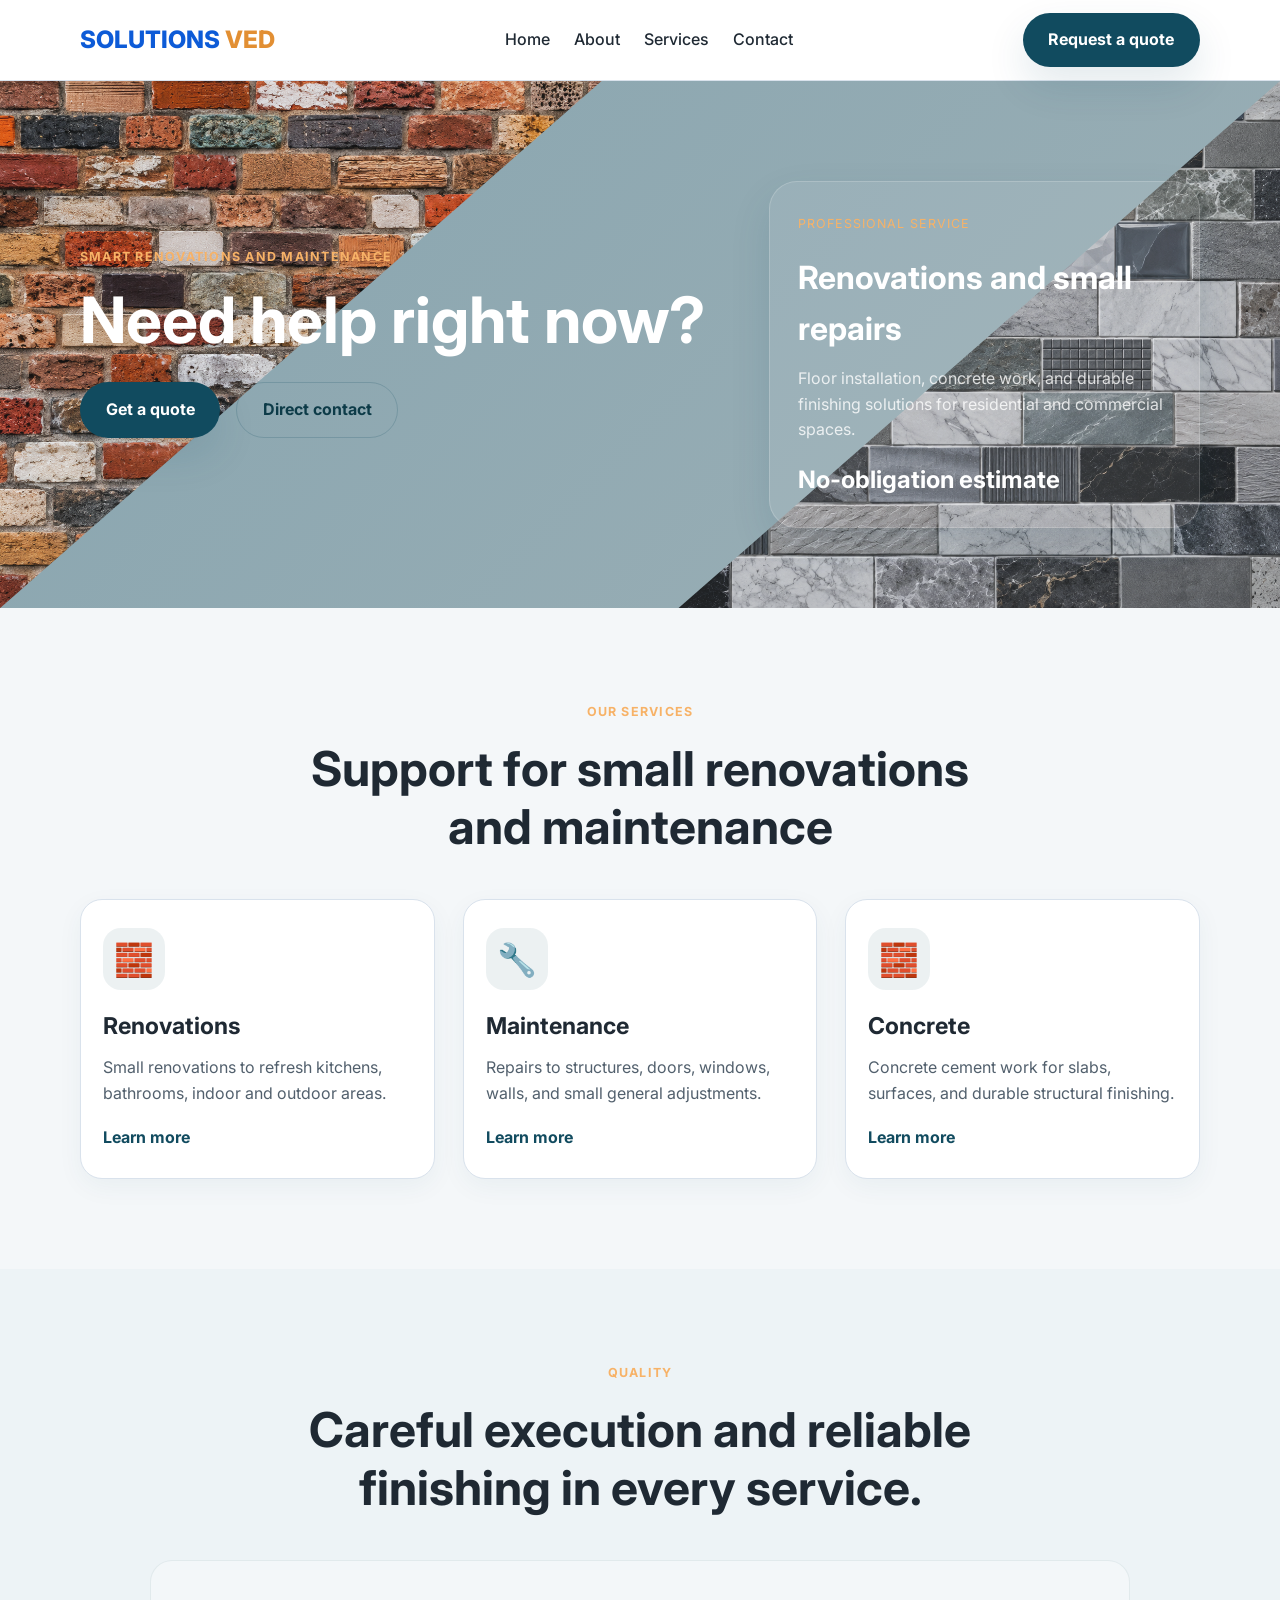
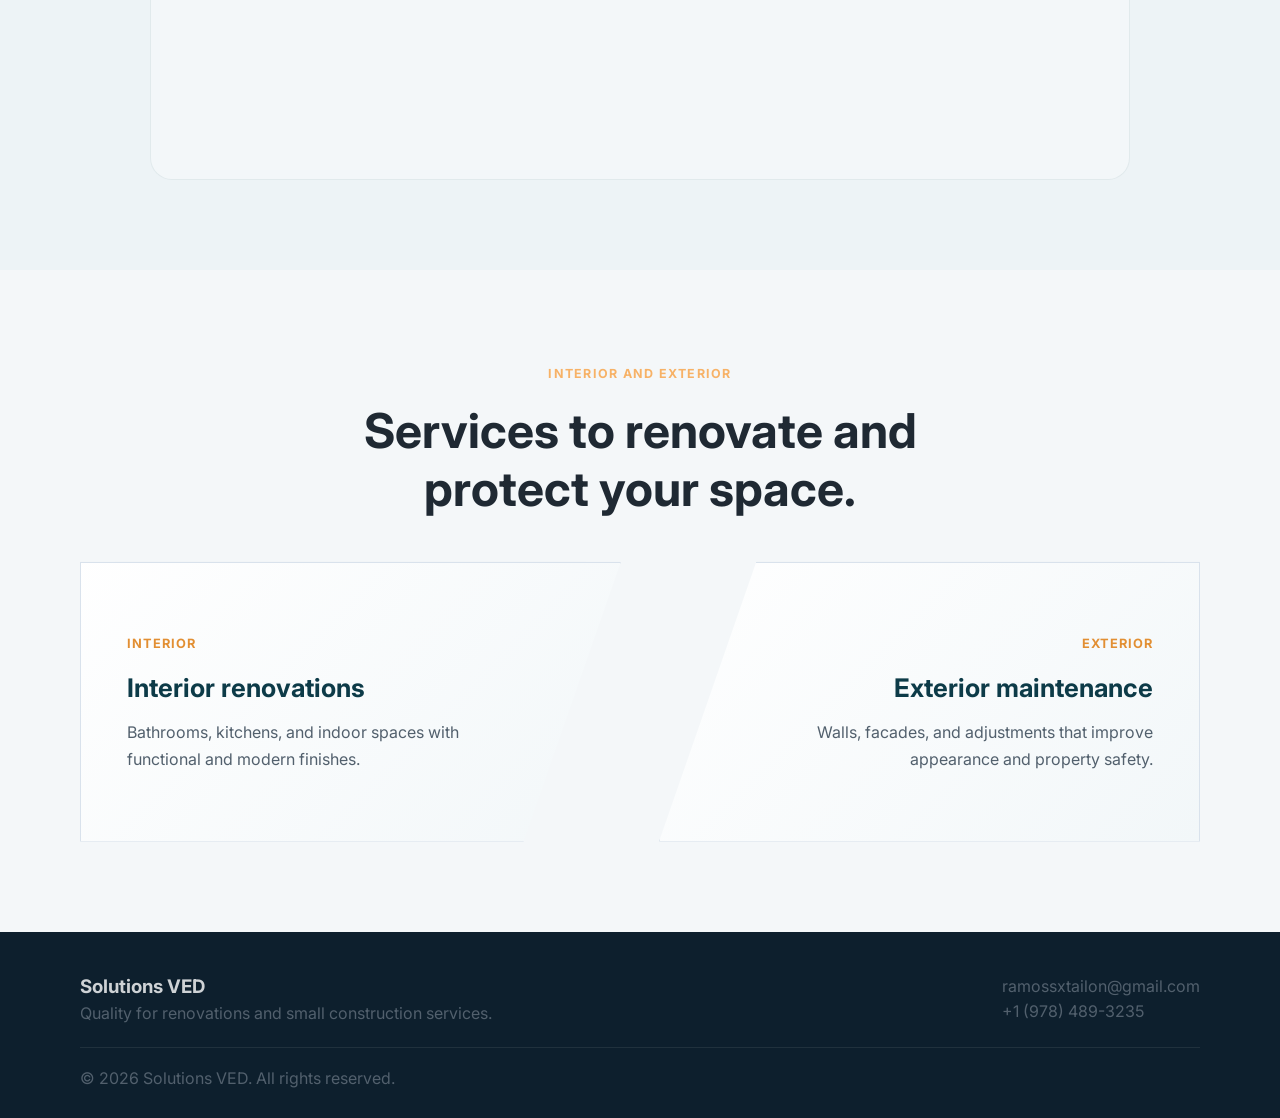
<file: index.html>
<!DOCTYPE html>
<html lang="en-US">
  <head>
    <meta charset="UTF-8" />
    <meta name="viewport" content="width=device-width, initial-scale=1.0" />
    <title>Solutions VED</title>
    <meta
      name="description"
      content="Construction, renovation, and maintenance services for small residential and commercial projects."
    />
    <link rel="preconnect" href="https://fonts.googleapis.com" />
    <link rel="preconnect" href="https://fonts.gstatic.com" crossorigin />
    <link
      href="https://fonts.googleapis.com/css2?family=Inter:wght@400;500;600;700;800&display=swap"
      rel="stylesheet"
    />
    <link rel="stylesheet" href="assets/css/style.css" />
  </head>
  <body>
    <header class="site-header">
      <div class="container nav-wrap">
        <a href="index.html" class="logo"><span class="logo-solutions">SOLUTIONS</span> <span class="logo-ved">VED</span></a>
        <nav class="main-nav">
          <a href="index.html">Home</a>
          <a href="pages/about.html">About</a>
          <a href="pages/services.html">Services</a>
          <a href="pages/contact.html">Contact</a>
        </nav>
        <a href="pages/contact.html#quote-form" class="btn btn-primary">Request a quote</a>
      </div>
    </header>

    <main>
      <section class="hero">
        <div class="container hero-grid">
          <div class="hero-copy">
            <span class="eyebrow">Smart renovations and maintenance</span>
            <h1>Need help right now?</h1>
            <div class="hero-actions">
              <a href="pages/contact.html#quote-form" class="btn btn-primary">Get a quote</a>
              <a href="pages/contact.html" class="btn btn-secondary">Direct contact</a>
            </div>
          </div>
          <div class="hero-visual">
            <div class="card card-highlight">
              <span>Professional service</span>
              <h3>Renovations and small repairs</h3>
              <p>Floor installation, concrete work, and durable finishing solutions for residential and commercial spaces.</p>
              <strong>No-obligation estimate</strong>
            </div>
          </div>
        </div>
      </section>

      <section class="section container">
        <div class="section-header">
          <span class="eyebrow">Our services</span>
          <h2>Support for small renovations and maintenance</h2>
        </div>
        <div class="category-grid">
          <article class="category-card">
            <div class="icon">🧱</div>
            <h3>Renovations</h3>
            <p>Small renovations to refresh kitchens, bathrooms, indoor and outdoor areas.</p>
            <a href="pages/services.html">Learn more</a>
          </article>
          <article class="category-card">
            <div class="icon">🔧</div>
            <h3>Maintenance</h3>
            <p>Repairs to structures, doors, windows, walls, and small general adjustments.</p>
            <a href="pages/services.html">Learn more</a>
          </article>
          <article class="category-card">
            <div class="icon">🧱</div>
            <h3>Concrete</h3>
            <p>Concrete cement work for slabs, surfaces, and durable structural finishing.</p>
            <a href="pages/services.html">Learn more</a>
          </article>
        </div>
      </section>

      <section class="section alt-bg">
        <div class="container">
          <div class="section-header">
            <span class="eyebrow">Quality</span>
            <h2>Careful execution and reliable finishing in every service.</h2>
          </div>
          <div class="quality-panel"></div>
        </div>
      </section>

      <section class="section container">
        <div class="section-header">
          <span class="eyebrow">Interior and exterior</span>
          <h2>Services to renovate and protect your space.</h2>
        </div>
        <div class="split-tabs">
          <article class="split-card split-card-left">
            <div class="split-card-inner">
              <span>Interior</span>
              <h3>Interior renovations</h3>
              <p>Bathrooms, kitchens, and indoor spaces with functional and modern finishes.</p>
            </div>
          </article>
          <article class="split-card split-card-right">
            <div class="split-card-inner">
              <span>Exterior</span>
              <h3>Exterior maintenance</h3>
              <p>Walls, facades, and adjustments that improve appearance and property safety.</p>
            </div>
          </article>
        </div>
      </section>
    </main>

    <footer class="site-footer">
      <div class="container footer-wrap">
        <div>
          <h3>Solutions VED</h3>
          <p>Quality for renovations and small construction services.</p>
        </div>
        <div>
          <p>ramossxtailon@gmail.com</p>
          <p>+1 (978) 489-3235</p>
        </div>
      </div>
      <div class="container footer-bottom">
        <p>© <span id="year"></span> Solutions VED. All rights reserved.</p>
      </div>
    </footer>

    <script src="assets/js/script.js"></script>
  </body>
</html>
</file>
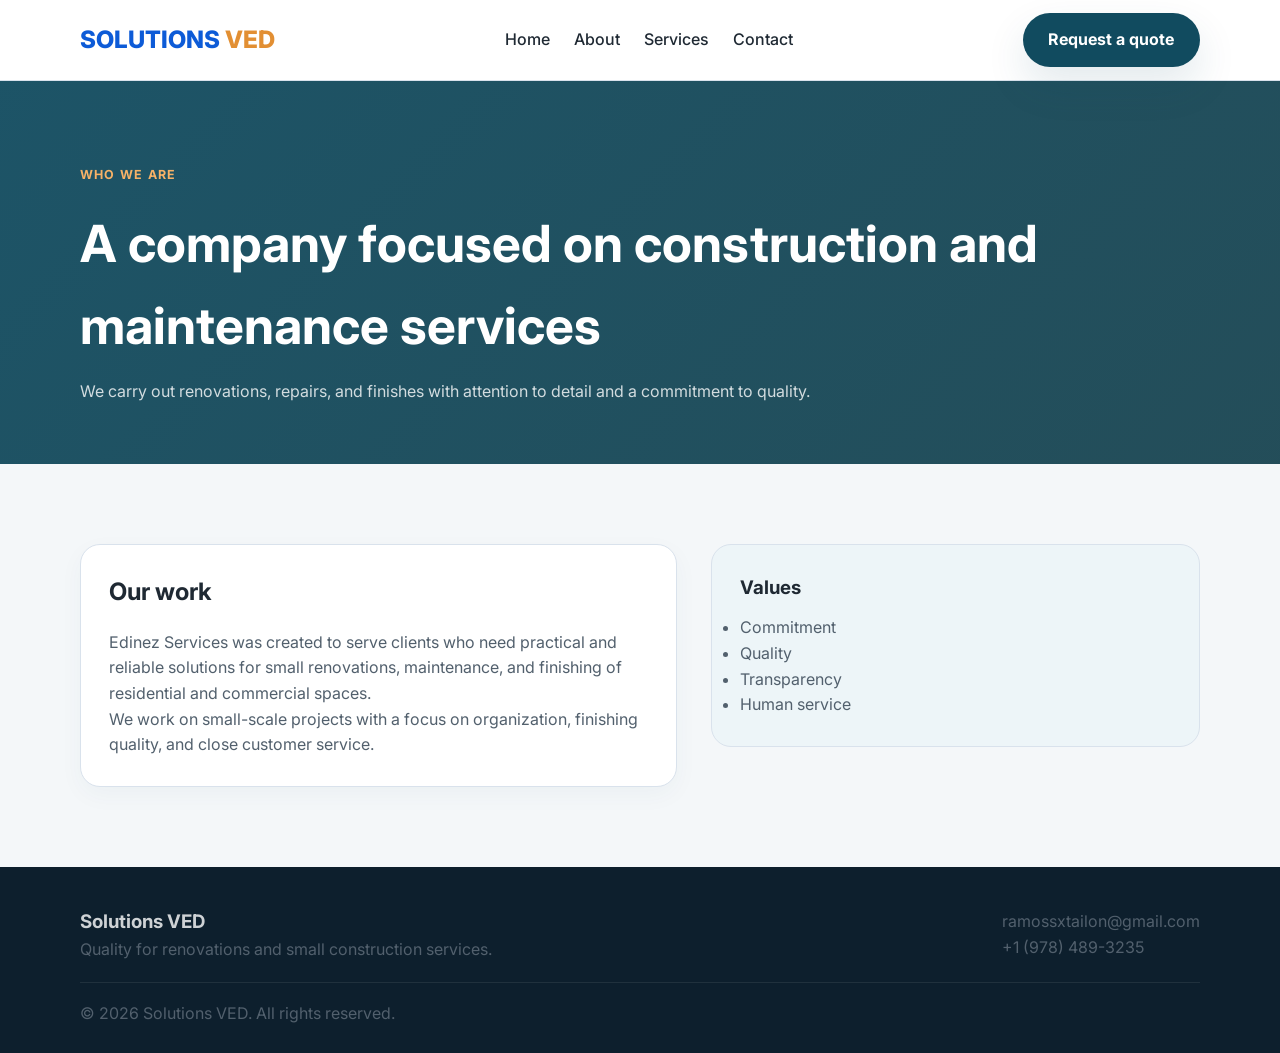
<file: pages/about.html>
<!DOCTYPE html>
<html lang="en-US">
  <head>
    <meta charset="UTF-8" />
    <meta name="viewport" content="width=device-width, initial-scale=1.0" />
    <title>About | Edinez Services</title>
    <meta name="description" content="Learn about Edinez Services and our work in renovations and small construction services." />
    <link rel="preconnect" href="https://fonts.googleapis.com" />
    <link rel="preconnect" href="https://fonts.gstatic.com" crossorigin />
    <link
      href="https://fonts.googleapis.com/css2?family=Inter:wght@400;500;600;700;800&display=swap"
      rel="stylesheet"
    />
    <link rel="stylesheet" href="../assets/css/style.css" />
  </head>
  <body>
    <header class="site-header">
      <div class="container nav-wrap">
        <a href="../index.html" class="logo"><span class="logo-solutions">SOLUTIONS</span> <span class="logo-ved">VED</span></a>
        <nav class="main-nav">
          <a href="../index.html">Home</a>
          <a href="about.html">About</a>
          <a href="services.html">Services</a>
          <a href="contact.html">Contact</a>
        </nav>
        <a href="contact.html#quote-form" class="btn btn-primary">Request a quote</a>
      </div>
    </header>

    <main>
      <section class="page-banner">
        <div class="container">
          <span class="eyebrow">Who we are</span>
          <h1>A company focused on construction and maintenance services</h1>
          <p>We carry out renovations, repairs, and finishes with attention to detail and a commitment to quality.</p>
        </div>
      </section>

      <section class="page-content">
        <div class="container content-grid">
          <div class="content-card">
            <h3>Our work</h3>
            <p>
              Edinez Services was created to serve clients who need practical and reliable solutions for small renovations,
              maintenance, and finishing of residential and commercial spaces.
            </p>
            <p>
              We work on small-scale projects with a focus on organization, finishing quality, and close customer service.
            </p>
          </div>

          <aside class="info-box">
            <h3>Values</h3>
            <ul>
              <li>Commitment</li>
              <li>Quality</li>
              <li>Transparency</li>
              <li>Human service</li>
            </ul>
          </aside>
        </div>
      </section>
    </main>

    <footer class="site-footer">
      <div class="container footer-wrap">
        <div>
          <h3>Solutions VED</h3>
          <p>Quality for renovations and small construction services.</p>
        </div>
        <div>
          <p>ramossxtailon@gmail.com</p>
          <p>+1 (978) 489-3235</p>
        </div>
      </div>
      <div class="container footer-bottom">
        <p>© <span id="year"></span> Solutions VED. All rights reserved.</p>
      </div>
    </footer>

    <script src="../assets/js/script.js"></script>
  </body>
</html>
</file>
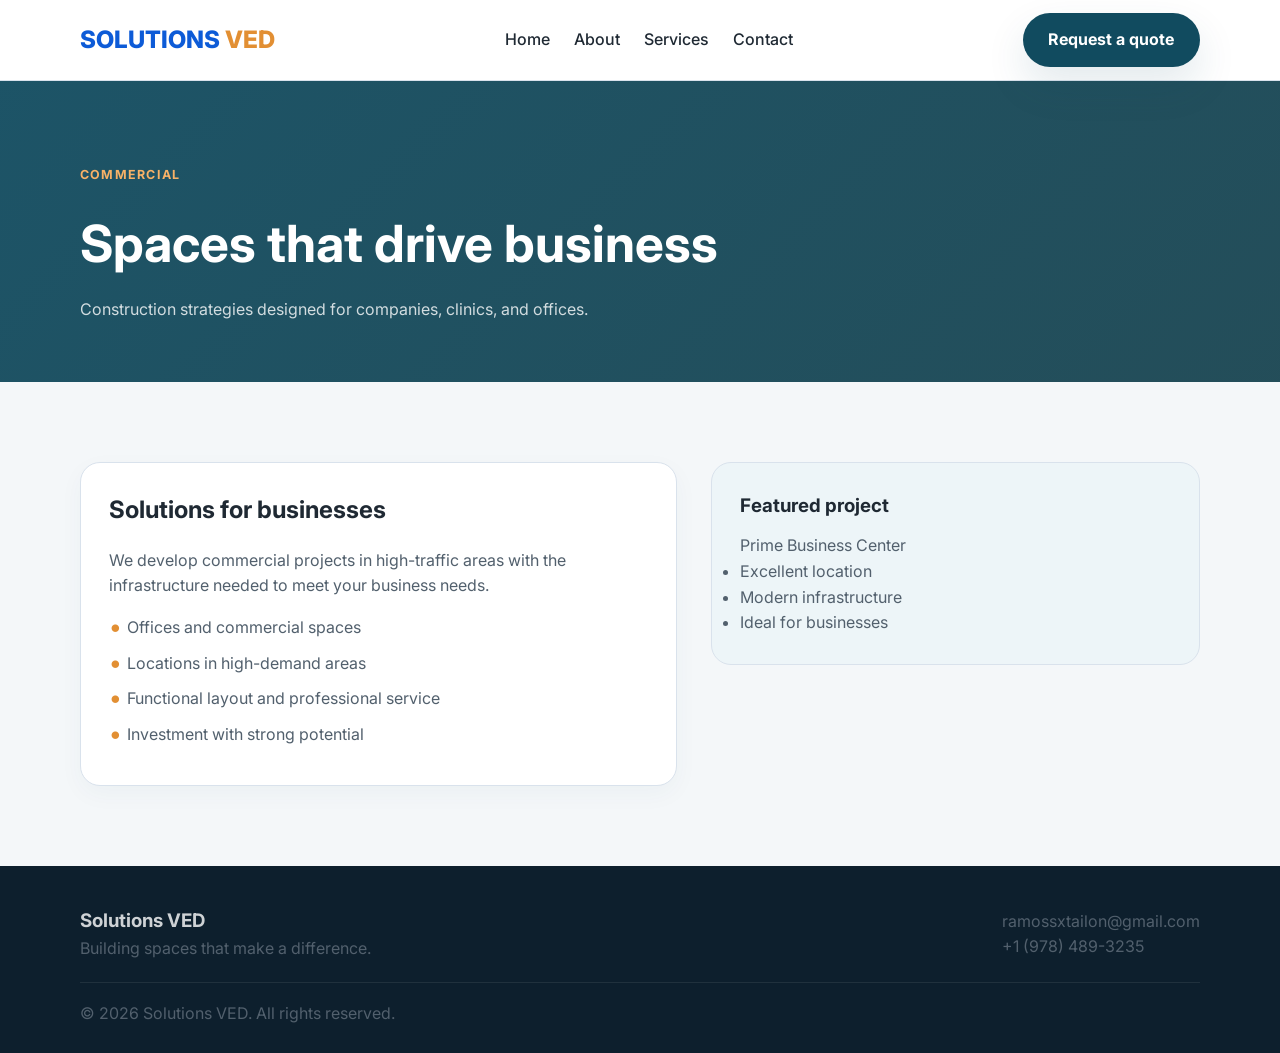
<file: pages/commercial.html>
<!DOCTYPE html>
<html lang="en-US">
  <head>
    <meta charset="UTF-8" />
    <meta name="viewport" content="width=device-width, initial-scale=1.0" />
    <title>Commercial | Edinez Construction</title>
    <meta name="description" content="Commercial developments from Edinez Construction." />
    <link rel="preconnect" href="https://fonts.googleapis.com" />
    <link rel="preconnect" href="https://fonts.gstatic.com" crossorigin />
    <link
      href="https://fonts.googleapis.com/css2?family=Inter:wght@400;500;600;700;800&display=swap"
      rel="stylesheet"
    />
    <link rel="stylesheet" href="../assets/css/style.css" />
  </head>
  <body>
    <header class="site-header">
      <div class="container nav-wrap">
        <a href="../index.html" class="logo"><span class="logo-solutions">SOLUTIONS</span> <span class="logo-ved">VED</span></a>
        <nav class="main-nav">
          <a href="../index.html">Home</a>
          <a href="about.html">About</a>
          <a href="services.html">Services</a>
          <a href="contact.html">Contact</a>
        </nav>
        <a href="contact.html#quote-form" class="btn btn-primary">Request a quote</a>
      </div>
    </header>

    <main>
      <section class="page-banner">
        <div class="container">
          <span class="eyebrow">Commercial</span>
          <h1>Spaces that drive business</h1>
          <p>Construction strategies designed for companies, clinics, and offices.</p>
        </div>
      </section>

      <section class="page-content">
        <div class="container content-grid">
          <div class="content-card">
            <h3>Solutions for businesses</h3>
            <p>
              We develop commercial projects in high-traffic areas with the infrastructure
              needed to meet your business needs.
            </p>
            <ul>
              <li>Offices and commercial spaces</li>
              <li>Locations in high-demand areas</li>
              <li>Functional layout and professional service</li>
              <li>Investment with strong potential</li>
            </ul>
          </div>

          <aside class="info-box">
            <h3>Featured project</h3>
            <p>Prime Business Center</p>
            <ul>
              <li>Excellent location</li>
              <li>Modern infrastructure</li>
              <li>Ideal for businesses</li>
            </ul>
          </aside>
        </div>
      </section>
    </main>

    <footer class="site-footer">
      <div class="container footer-wrap">
        <div>
          <h3>Solutions VED</h3>
          <p>Building spaces that make a difference.</p>
        </div>
        <div>
          <p>ramossxtailon@gmail.com</p>
          <p>+1 (978) 489-3235</p>
        </div>
      </div>
      <div class="container footer-bottom">
        <p>© <span id="year"></span> Solutions VED. All rights reserved.</p>
      </div>
    </footer>

    <script src="../assets/js/script.js"></script>
  </body>
</html>
</file>
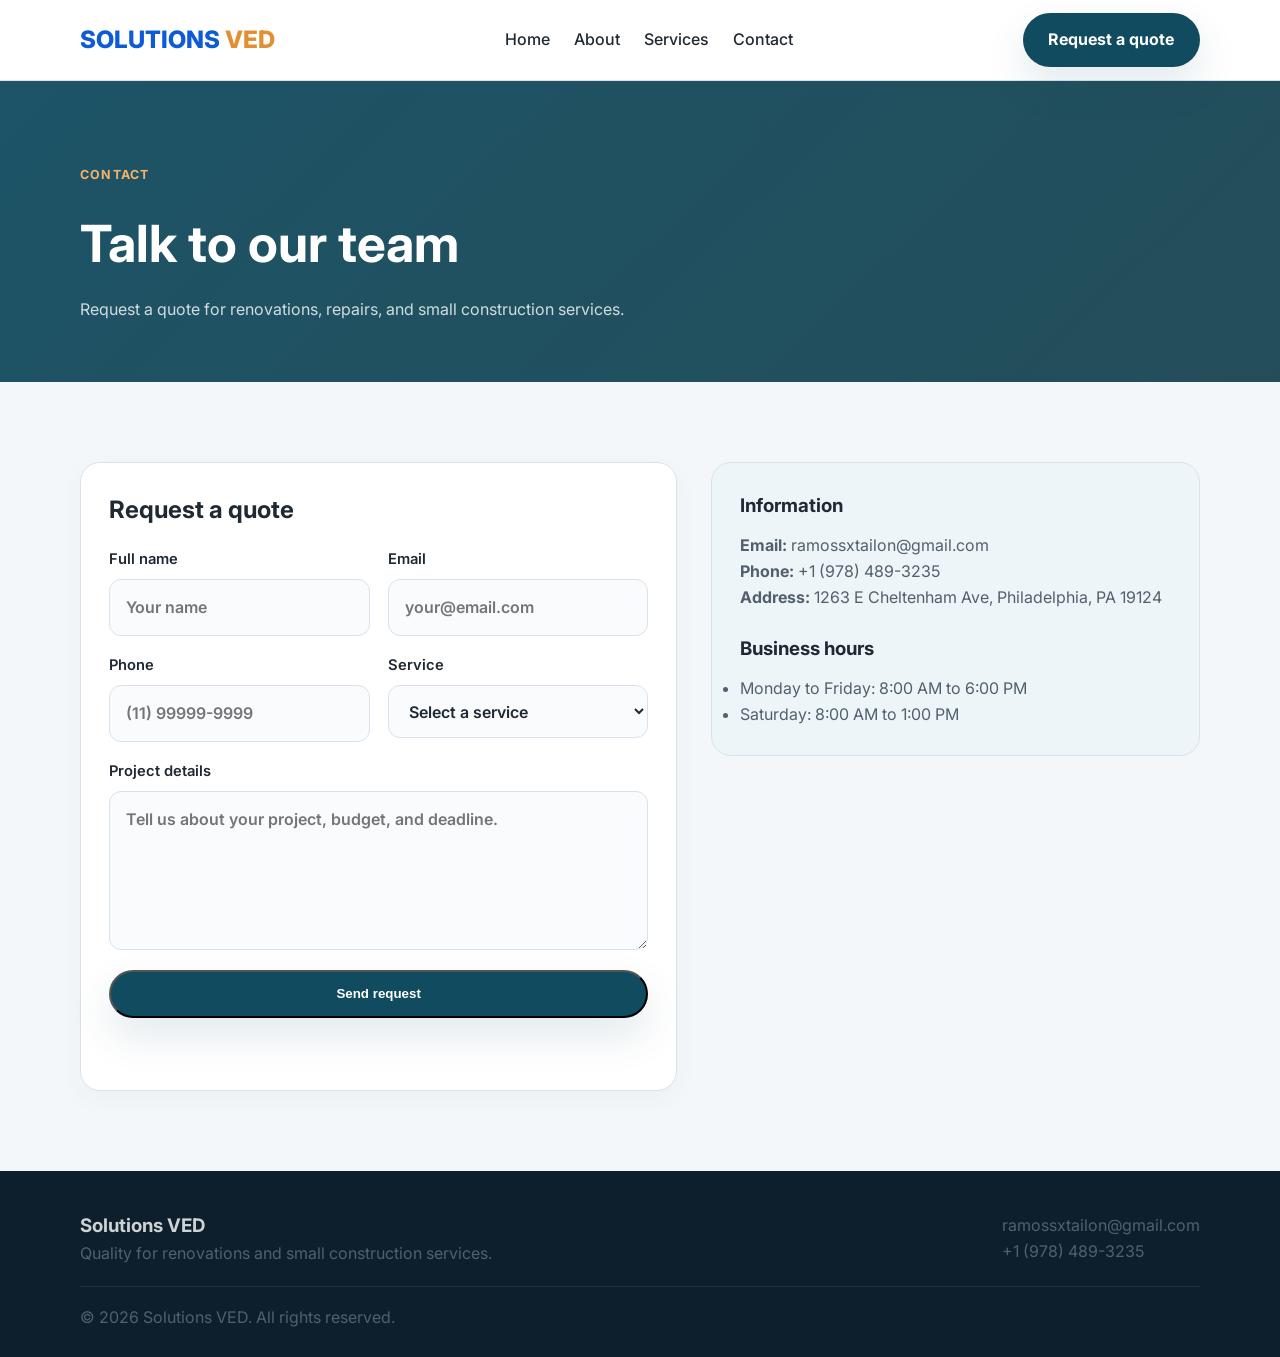
<file: pages/contact.html>
<!DOCTYPE html>
<html lang="en-US">
  <head>
    <meta charset="UTF-8" />
    <meta name="viewport" content="width=device-width, initial-scale=1.0" />
    <title>Contact | Solutions VED</title>
    <meta name="description" content="Get in touch with Solutions VED for renovations and small construction services." />
    <link rel="preconnect" href="https://fonts.googleapis.com" />
    <link rel="preconnect" href="https://fonts.gstatic.com" crossorigin />
    <link
      href="https://fonts.googleapis.com/css2?family=Inter:wght@400;500;600;700;800&display=swap"
      rel="stylesheet"
    />
    <link rel="stylesheet" href="../assets/css/style.css" />
  </head>
  <body>
    <header class="site-header">
      <div class="container nav-wrap">
        <a href="../index.html" class="logo"><span class="logo-solutions">SOLUTIONS</span> <span class="logo-ved">VED</span></a>
        <nav class="main-nav">
          <a href="../index.html">Home</a>
          <a href="about.html">About</a>
          <a href="services.html">Services</a>
          <a href="contact.html">Contact</a>
        </nav>
        <a href="contact.html#quote-form" class="btn btn-primary">Request a quote</a>
      </div>
    </header>

    <main>
      <section class="page-banner">
        <div class="container">
          <span class="eyebrow">Contact</span>
          <h1>Talk to our team</h1>
          <p>Request a quote for renovations, repairs, and small construction services.</p>
        </div>
      </section>

      <section class="page-content">
        <div class="container content-grid">
          <div class="content-card quote-form-card">
            <h3>Request a quote</h3>
            <form id="quote-form" class="quote-form">
              <div class="form-grid">
                <label class="form-field">
                  <span>Full name</span>
                  <input type="text" name="name" placeholder="Your name" required />
                </label>

                <label class="form-field">
                  <span>Email</span>
                  <input type="email" name="email" placeholder="your@email.com" required />
                </label>

                <label class="form-field">
                  <span>Phone</span>
                  <input type="tel" name="phone" placeholder="(11) 99999-9999" required />
                </label>

                <label class="form-field">
                  <span>Service</span>
                  <select name="service" required>
                    <option value="">Select a service</option>
                    <option value="Renovation">Renovation</option>
                    <option value="Maintenance">Maintenance</option>
                    <option value="Floor installation">Floor installation</option>
                    <option value="Concrete cement work">Concrete cement work</option>
                    <option value="General project">General project</option>
                  </select>
                </label>

                <label class="form-field full-width">
                  <span>Project details</span>
                  <textarea name="message" rows="5" placeholder="Tell us about your project, budget, and deadline." required></textarea>
                </label>
              </div>

              <button type="submit" class="btn btn-primary">Send request</button>
              <p id="quote-status" class="quote-status" aria-live="polite"></p>
            </form>
          </div>

          <aside class="info-box">
            <h3>Information</h3>
            <p><strong>Email:</strong> ramossxtailon@gmail.com</p>
            <p><strong>Phone:</strong> +1 (978) 489-3235</p>
            <p><strong>Address:</strong> 1263 E Cheltenham Ave, Philadelphia, PA 19124</p>
            <div class="hours-box">
              <h3>Business hours</h3>
              <ul>
                <li>Monday to Friday: 8:00 AM to 6:00 PM</li>
                <li>Saturday: 8:00 AM to 1:00 PM</li>
              </ul>
            </div>
          </aside>
        </div>
      </section>
    </main>

    <footer class="site-footer">
      <div class="container footer-wrap">
        <div>
          <h3>Solutions VED</h3>
          <p>Quality for renovations and small construction services.</p>
        </div>
        <div>
          <p>ramossxtailon@gmail.com</p>
          <p>+1 (978) 489-3235</p>
        </div>
      </div>
      <div class="container footer-bottom">
        <p>© <span id="year"></span> Solutions VED. All rights reserved.</p>
      </div>
    </footer>

    <script src="../assets/js/script.js"></script>
  </body>
</html>
</file>
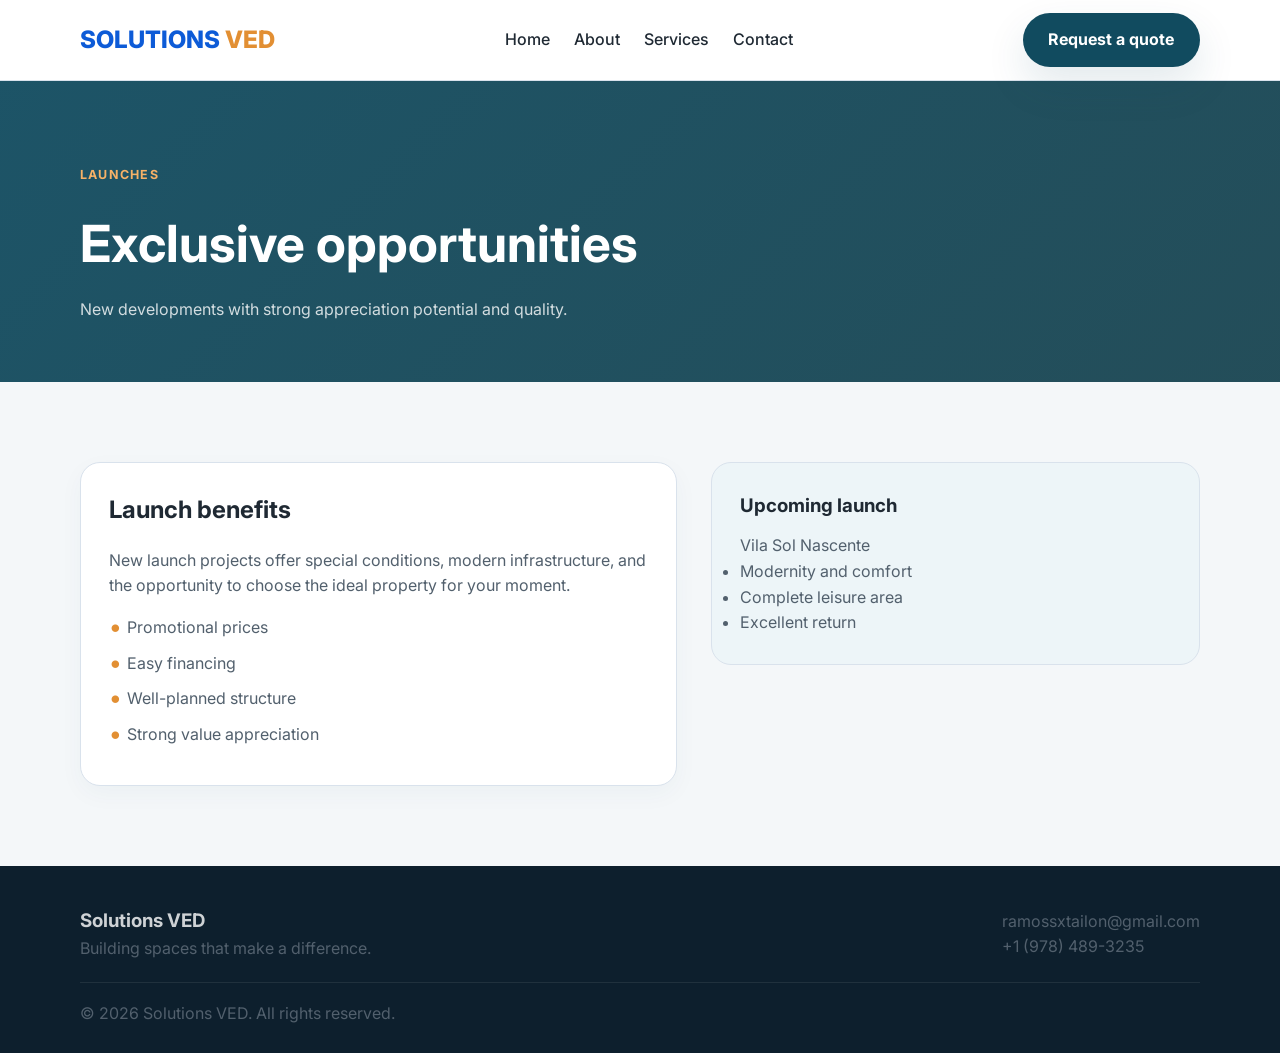
<file: pages/launches.html>
<!DOCTYPE html>
<html lang="en-US">
  <head>
    <meta charset="UTF-8" />
    <meta name="viewport" content="width=device-width, initial-scale=1.0" />
    <title>Launches | Edinez Construction</title>
    <meta name="description" content="Edinez Construction launches." />
    <link rel="preconnect" href="https://fonts.googleapis.com" />
    <link rel="preconnect" href="https://fonts.gstatic.com" crossorigin />
    <link
      href="https://fonts.googleapis.com/css2?family=Inter:wght@400;500;600;700;800&display=swap"
      rel="stylesheet"
    />
    <link rel="stylesheet" href="../assets/css/style.css" />
  </head>
  <body>
    <header class="site-header">
      <div class="container nav-wrap">
        <a href="../index.html" class="logo"><span class="logo-solutions">SOLUTIONS</span> <span class="logo-ved">VED</span></a>
        <nav class="main-nav">
          <a href="../index.html">Home</a>
          <a href="about.html">About</a>
          <a href="services.html">Services</a>
          <a href="contact.html">Contact</a>
        </nav>
        <a href="contact.html#quote-form" class="btn btn-primary">Request a quote</a>
      </div>
    </header>

    <main>
      <section class="page-banner">
        <div class="container">
          <span class="eyebrow">Launches</span>
          <h1>Exclusive opportunities</h1>
          <p>New developments with strong appreciation potential and quality.</p>
        </div>
      </section>

      <section class="page-content">
        <div class="container content-grid">
          <div class="content-card">
            <h3>Launch benefits</h3>
            <p>
              New launch projects offer special conditions, modern infrastructure, and the
              opportunity to choose the ideal property for your moment.
            </p>
            <ul>
              <li>Promotional prices</li>
              <li>Easy financing</li>
              <li>Well-planned structure</li>
              <li>Strong value appreciation</li>
            </ul>
          </div>

          <aside class="info-box">
            <h3>Upcoming launch</h3>
            <p>Vila Sol Nascente</p>
            <ul>
              <li>Modernity and comfort</li>
              <li>Complete leisure area</li>
              <li>Excellent return</li>
            </ul>
          </aside>
        </div>
      </section>
    </main>

    <footer class="site-footer">
      <div class="container footer-wrap">
        <div>
          <h3>Solutions VED</h3>
          <p>Building spaces that make a difference.</p>
        </div>
        <div>
          <p>ramossxtailon@gmail.com</p>
          <p>+1 (978) 489-3235</p>
        </div>
      </div>
      <div class="container footer-bottom">
        <p>© <span id="year"></span> Solutions VED. All rights reserved.</p>
      </div>
    </footer>

    <script src="../assets/js/script.js"></script>
  </body>
</html>
</file>
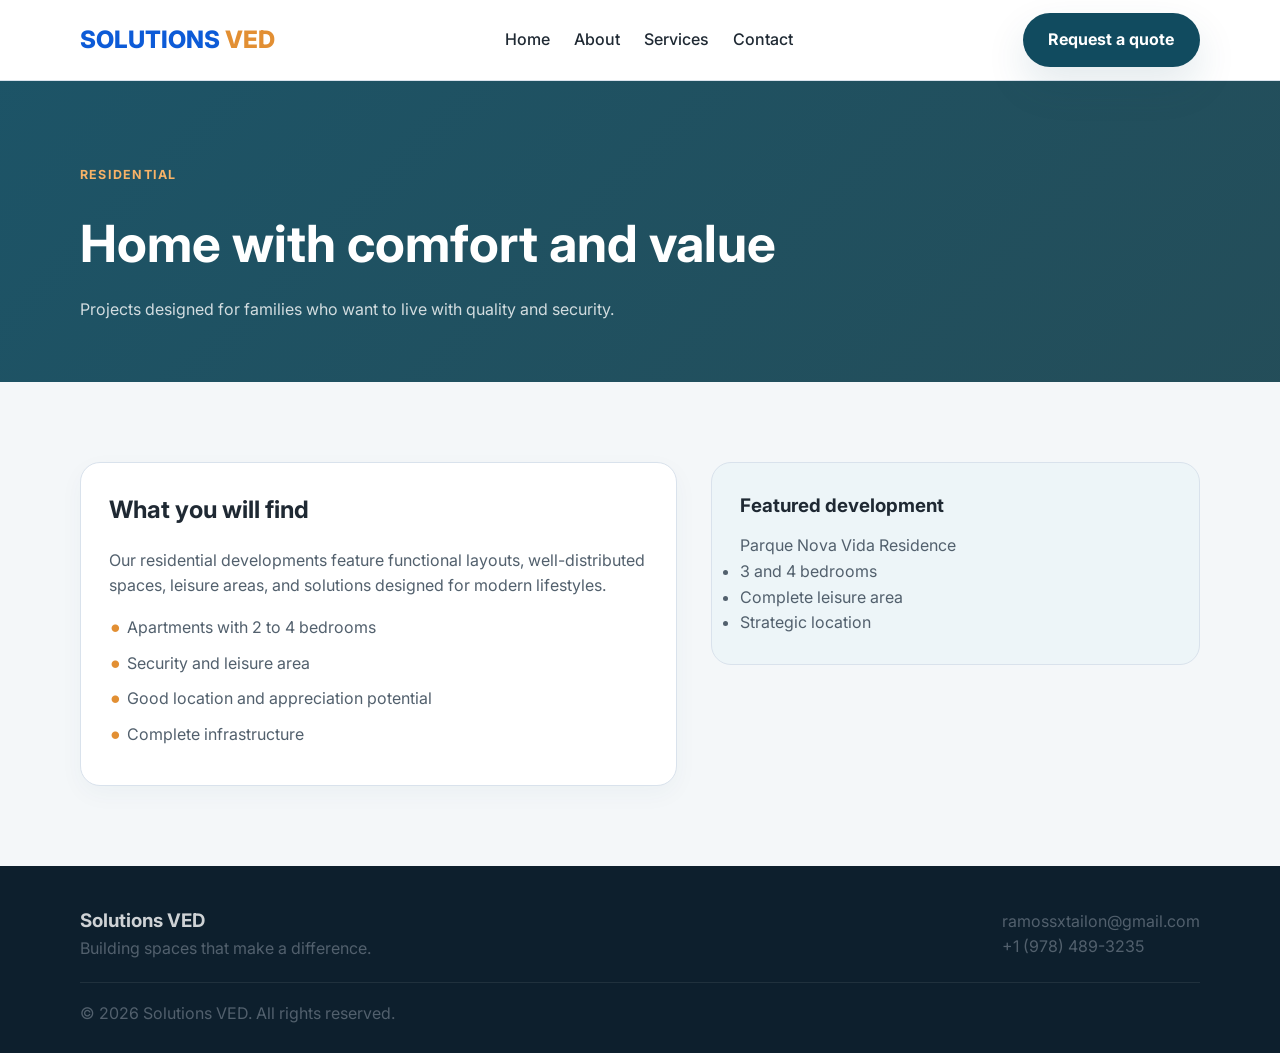
<file: pages/residential.html>
<!DOCTYPE html>
<html lang="en-US">
  <head>
    <meta charset="UTF-8" />
    <meta name="viewport" content="width=device-width, initial-scale=1.0" />
    <title>Residential | Edinez Construction</title>
    <meta name="description" content="Residential properties from Edinez Construction." />
    <link rel="preconnect" href="https://fonts.googleapis.com" />
    <link rel="preconnect" href="https://fonts.gstatic.com" crossorigin />
    <link
      href="https://fonts.googleapis.com/css2?family=Inter:wght@400;500;600;700;800&display=swap"
      rel="stylesheet"
    />
    <link rel="stylesheet" href="../assets/css/style.css" />
  </head>
  <body>
    <header class="site-header">
      <div class="container nav-wrap">
        <a href="../index.html" class="logo"><span class="logo-solutions">SOLUTIONS</span> <span class="logo-ved">VED</span></a>
        <nav class="main-nav">
          <a href="../index.html">Home</a>
          <a href="about.html">About</a>
          <a href="services.html">Services</a>
          <a href="contact.html">Contact</a>
        </nav>
        <a href="contact.html#quote-form" class="btn btn-primary">Request a quote</a>
      </div>
    </header>

    <main>
      <section class="page-banner">
        <div class="container">
          <span class="eyebrow">Residential</span>
          <h1>Home with comfort and value</h1>
          <p>Projects designed for families who want to live with quality and security.</p>
        </div>
      </section>

      <section class="page-content">
        <div class="container content-grid">
          <div class="content-card">
            <h3>What you will find</h3>
            <p>
              Our residential developments feature functional layouts, well-distributed spaces,
              leisure areas, and solutions designed for modern lifestyles.
            </p>
            <ul>
              <li>Apartments with 2 to 4 bedrooms</li>
              <li>Security and leisure area</li>
              <li>Good location and appreciation potential</li>
              <li>Complete infrastructure</li>
            </ul>
          </div>

          <aside class="info-box">
            <h3>Featured development</h3>
            <p>Parque Nova Vida Residence</p>
            <ul>
              <li>3 and 4 bedrooms</li>
              <li>Complete leisure area</li>
              <li>Strategic location</li>
            </ul>
          </aside>
        </div>
      </section>
    </main>

    <footer class="site-footer">
      <div class="container footer-wrap">
        <div>
          <h3>Solutions VED</h3>
          <p>Building spaces that make a difference.</p>
        </div>
        <div>
          <p>ramossxtailon@gmail.com</p>
          <p>+1 (978) 489-3235</p>
        </div>
      </div>
      <div class="container footer-bottom">
        <p>© <span id="year"></span> Solutions VED. All rights reserved.</p>
      </div>
    </footer>

    <script src="../assets/js/script.js"></script>
  </body>
</html>
</file>
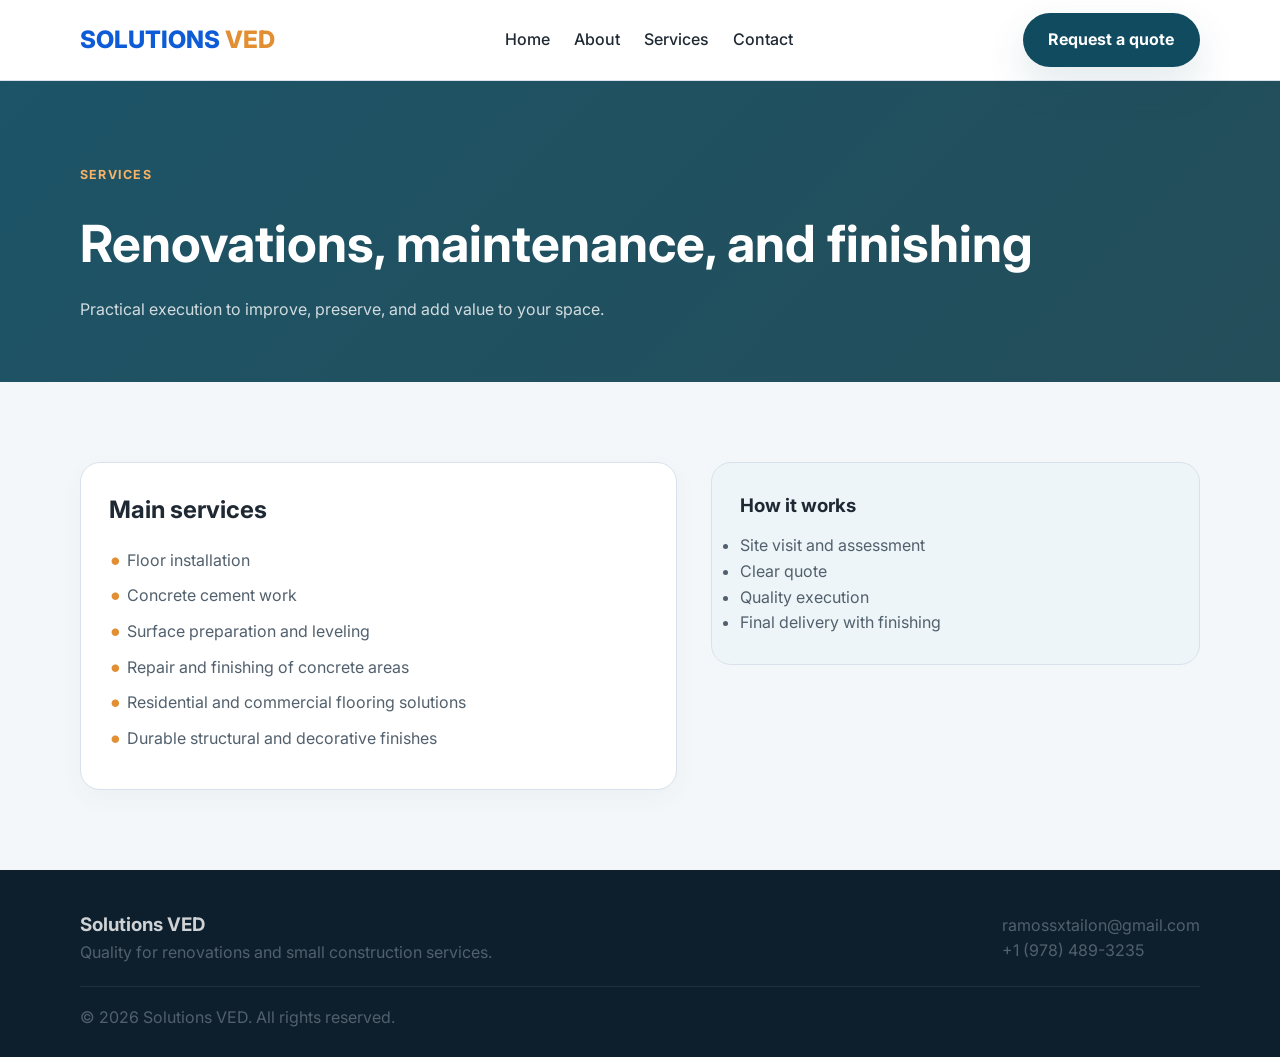
<file: pages/services.html>
<!DOCTYPE html>
<html lang="en-US">
  <head>
    <meta charset="UTF-8" />
    <meta name="viewport" content="width=device-width, initial-scale=1.0" />
    <title>Services | Edinez Services</title>
    <meta name="description" content="Renovation, maintenance, and small construction services by Edinez Services." />
    <link rel="preconnect" href="https://fonts.googleapis.com" />
    <link rel="preconnect" href="https://fonts.gstatic.com" crossorigin />
    <link
      href="https://fonts.googleapis.com/css2?family=Inter:wght@400;500;600;700;800&display=swap"
      rel="stylesheet"
    />
    <link rel="stylesheet" href="../assets/css/style.css" />
  </head>
  <body>
    <header class="site-header">
      <div class="container nav-wrap">
        <a href="../index.html" class="logo"><span class="logo-solutions">SOLUTIONS</span> <span class="logo-ved">VED</span></a>
        <nav class="main-nav">
          <a href="../index.html">Home</a>
          <a href="about.html">About</a>
          <a href="services.html">Services</a>
          <a href="contact.html">Contact</a>
        </nav>
        <a href="contact.html#quote-form" class="btn btn-primary">Request a quote</a>
      </div>
    </header>

    <main>
      <section class="page-banner">
        <div class="container">
          <span class="eyebrow">Services</span>
          <h1>Renovations, maintenance, and finishing</h1>
          <p>Practical execution to improve, preserve, and add value to your space.</p>
        </div>
      </section>

      <section class="page-content">
        <div class="container content-grid">
          <div class="content-card">
            <h3>Main services</h3>
            <ul>
              <li>Floor installation</li>
              <li>Concrete cement work</li>
              <li>Surface preparation and leveling</li>
              <li>Repair and finishing of concrete areas</li>
              <li>Residential and commercial flooring solutions</li>
              <li>Durable structural and decorative finishes</li>
            </ul>
          </div>

          <aside class="info-box">
            <h3>How it works</h3>
            <ul>
              <li>Site visit and assessment</li>
              <li>Clear quote</li>
              <li>Quality execution</li>
              <li>Final delivery with finishing</li>
            </ul>
          </aside>
        </div>
      </section>
    </main>

    <footer class="site-footer">
      <div class="container footer-wrap">
        <div>
          <h3>Solutions VED</h3>
          <p>Quality for renovations and small construction services.</p>
        </div>
        <div>
          <p>ramossxtailon@gmail.com</p>
          <p>+1 (978) 489-3235</p>
        </div>
      </div>
      <div class="container footer-bottom">
        <p>© <span id="year"></span> Solutions VED. All rights reserved.</p>
      </div>
    </footer>

    <script src="../assets/js/script.js"></script>
  </body>
</html>
</file>
<file: assets/css/style.css>
:root {
  --color-primary: #114b5f;
  --color-primary-dark: #0d3b48;
  --color-accent: #f7b267;
  --color-accent-dark: #e28f33;
  --color-text: #1f2933;
  --color-muted: #52606d;
  --color-bg: #f4f7f9;
  --color-white: #ffffff;
  --color-line: #d9e2ec;
  --shadow: 0 18px 40px rgba(17, 75, 95, 0.12);
}

* {
  margin: 0;
  padding: 0;
  box-sizing: border-box;
}

html {
  scroll-behavior: smooth;
}

body {
  font-family: "Inter", sans-serif;
  background: var(--color-bg);
  color: var(--color-text);
  line-height: 1.6;
}

p {
  color: var(--color-muted);
}

a {
  text-decoration: none;
}

img {
  max-width: 100%;
  display: block;
}

.container {
  width: min(1120px, 90vw);
  margin: 0 auto;
}

.section {
  padding: 90px 0;
}

.alt-bg {
  background: #edf3f6;
}

.site-header {
  position: sticky;
  top: 0;
  z-index: 20;
  background: rgba(255, 255, 255, 0.94);
  backdrop-filter: blur(12px);
  border-bottom: 1px solid var(--color-line);
}

.nav-wrap {
  display: flex;
  align-items: center;
  justify-content: space-between;
  min-height: 80px;
  gap: 24px;
}

.logo {
  font-size: 1.5rem;
  font-weight: 800;
  color: var(--color-primary-dark);
}

.logo-solutions {
  color: #0d5bd7;
}

.logo-ved {
  color: var(--color-accent-dark);
}

.main-nav {
  display: flex;
  align-items: center;
  gap: 24px;
  flex-wrap: wrap;
}

.main-nav a {
  color: var(--color-text);
  font-weight: 500;
  transition: color 0.2s ease;
}

.main-nav a:hover,
.main-nav a:focus {
  color: var(--color-primary);
}

.btn {
  display: inline-flex;
  align-items: center;
  justify-content: center;
  border-radius: 999px;
  padding: 0.9rem 1.6rem;
  font-weight: 700;
  transition: all 0.2s ease;
}

.btn-primary {
  background: var(--color-primary);
  color: var(--color-white);
  box-shadow: var(--shadow);
}

.btn-primary:hover {
  background: var(--color-primary-dark);
}

.btn-secondary {
  background: transparent;
  border: 1px solid rgba(17, 75, 95, 0.2);
  color: var(--color-primary-dark);
}

.hero {
  position: relative;
  overflow: hidden;
  background: linear-gradient(135deg, rgba(17, 75, 95, 0.48), rgba(13, 59, 72, 0.38));
  color: var(--color-white);
  padding: 100px 0 80px;
}

.hero::before,
.hero::after {
  content: "";
  position: absolute;
  top: 0;
  width: 47%;
  height: 100%;
  background-repeat: no-repeat;
  background-size: cover;
  background-position: center;
  opacity: 0.9;
  z-index: 0;
}

.hero::before {
  left: 0;
  background-image: url("../../image/home1.png");
  clip-path: polygon(0 0, 100% 0, 0 100%);
}

.hero::after {
  right: 0;
  background-image: url("../../image/home2.png");
  clip-path: polygon(100% 0, 100% 100%, 0 100%);
}

.hero-grid {
  position: relative;
  z-index: 1;
  display: grid;
  grid-template-columns: 1.2fr 0.8fr;
  align-items: center;
  gap: 42px;
}

.eyebrow {
  display: inline-block;
  letter-spacing: 0.1em;
  text-transform: uppercase;
  font-size: 0.78rem;
  font-weight: 700;
  color: var(--color-accent);
  margin-bottom: 18px;
}

.hero-copy h1 {
  font-size: clamp(2.5rem, 5vw, 4.2rem);
  line-height: 1.08;
  margin-bottom: 18px;
}

.hero-copy p {
  font-size: 1.08rem;
  color: rgba(255, 255, 255, 0.8);
  max-width: 580px;
}

.hero-actions {
  display: flex;
  gap: 16px;
  margin: 28px 0;
  flex-wrap: wrap;
}

.hero-stats {
  display: flex;
  flex-wrap: wrap;
  gap: 34px;
  list-style: none;
  padding: 0;
  margin-top: 18px;
}

.hero-stats li {
  display: flex;
  flex-direction: column;
  gap: 4px;
}

.hero-stats strong {
  font-size: 1.7rem;
  color: var(--color-white);
}

.hero-stats span {
  color: rgba(255, 255, 255, 0.7);
  font-size: 0.92rem;
}

.hero-visual {
  display: flex;
  justify-content: center;
}

.card-highlight {
  width: min(440px, 100%);
  background: rgba(255, 255, 255, 0.08);
  border: 1px solid rgba(255, 255, 255, 0.18);
  border-radius: 28px;
  padding: 28px;
  box-shadow: var(--shadow);
}

.card-highlight span {
  color: var(--color-accent);
  font-size: 0.78rem;
  text-transform: uppercase;
  letter-spacing: 0.08em;
}

.card-highlight h3 {
  margin-top: 16px;
  margin-bottom: 12px;
  font-size: 2rem;
}

.card-highlight p {
  color: rgba(255, 255, 255, 0.8);
  margin-bottom: 18px;
}

.card-highlight strong {
  font-size: 1.5rem;
  color: var(--color-white);
}

.section-header {
  text-align: center;
  max-width: 700px;
  margin: 0 auto 44px;
}

.section-header h2 {
  font-size: clamp(2rem, 4vw, 3rem);
  line-height: 1.2;
}

.category-grid,
.features-grid,
.project-grid {
  display: grid;
  gap: 28px;
}

.category-grid {
  grid-template-columns: repeat(3, minmax(0, 1fr));
}

.category-card,
.feature-item,
.project-card {
  background: var(--color-white);
  border: 1px solid var(--color-line);
  border-radius: 22px;
  overflow: hidden;
  box-shadow: 0 8px 26px rgba(17, 75, 95, 0.05);
}

.category-card {
  padding: 28px 22px;
}

.icon {
  width: 62px;
  height: 62px;
  border-radius: 18px;
  display: grid;
  place-items: center;
  background: rgba(17, 75, 95, 0.08);
  font-size: 2rem;
  margin-bottom: 18px;
}

.category-card h3 {
  margin-bottom: 10px;
  font-size: 1.45rem;
}

.category-card p {
  color: var(--color-muted);
  margin-bottom: 18px;
}

.category-card a {
  color: var(--color-primary);
  font-weight: 700;
}

.features-grid {
  grid-template-columns: repeat(3, minmax(0, 1fr));
}

.feature-item {
  padding: 34px 24px;
}

.feature-item h3 {
  margin-bottom: 14px;
}

.feature-item p {
  color: var(--color-muted);
}

.quality-panel {
  min-height: 220px;
  background: rgba(255, 255, 255, 0.35);
  border: 1px solid rgba(17, 75, 95, 0.08);
  border-radius: 22px;
  max-width: 980px;
  margin: 0 auto;
}

.project-grid {
  grid-template-columns: repeat(3, minmax(0, 1fr));
}

.split-tabs {
  display: grid;
  grid-template-columns: 1fr 1fr;
  gap: 18px;
  margin-top: 10px;
}

.split-card {
  position: relative;
  min-height: 280px;
  border: 1px solid var(--color-line);
  background: linear-gradient(135deg, rgba(255, 255, 255, 0.96), rgba(242, 247, 249, 0.92));
  box-shadow: 0 14px 32px rgba(17, 75, 95, 0.08);
  display: flex;
  align-items: center;
}

.split-card-left {
  clip-path: polygon(0 0, 100% 0, 82% 100%, 0 100%);
  margin-right: 10px;
}

.split-card-right {
  clip-path: polygon(18% 0, 100% 0, 100% 100%, 0 100%);
  margin-left: 10px;
}

.split-card-inner {
  width: min(76%, 420px);
  padding: 30px 28px;
  position: relative;
  z-index: 1;
}

.split-card-left .split-card-inner {
  margin-left: 18px;
}

.split-card-right .split-card-inner {
  margin-left: auto;
  margin-right: 18px;
  text-align: right;
}

.split-card span {
  color: var(--color-accent-dark);
  font-size: 0.8rem;
  text-transform: uppercase;
  font-weight: 700;
  letter-spacing: 0.08em;
}

.split-card h3 {
  margin: 12px 0 10px;
  font-size: clamp(1.6rem, 2vw, 2.2rem);
  color: var(--color-primary-dark);
}

.split-card p {
  color: var(--color-muted);
  line-height: 1.7;
}

.project-image {
  height: 220px;
  background-size: cover;
  background-position: center;
}

.bg-one {
  background-image: linear-gradient(rgba(17, 75, 95, 0.14), rgba(17, 75, 95, 0.14)), url('https://images.unsplash.com/photo-1512917774080-9991f1c4c750?auto=format&fit=crop&w=900&q=80');
}

.bg-two {
  background-image: linear-gradient(rgba(17, 75, 95, 0.14), rgba(17, 75, 95, 0.14)), url('https://images.unsplash.com/photo-1486406146926-c627a92ad1ab?auto=format&fit=crop&w=900&q=80');
}

.bg-three {
  background-image: linear-gradient(rgba(17, 75, 95, 0.14), rgba(17, 75, 95, 0.14)), url('https://images.unsplash.com/photo-1505693416388-ac5ce068fe85?auto=format&fit=crop&w=900&q=80');
}

.project-content {
  padding: 22px 20px 26px;
}

.project-content span {
  color: var(--color-accent-dark);
  font-size: 0.8rem;
  text-transform: uppercase;
  font-weight: 700;
}

.project-content h3 {
  margin: 8px 0 10px;
  font-size: 1.5rem;
}

.project-content p {
  color: var(--color-muted);
  margin-bottom: 16px;
}

.project-content strong {
  color: var(--color-primary-dark);
  font-size: 1.2rem;
}

.page-banner {
  background: linear-gradient(135deg, rgba(17, 75, 95, 0.95), rgba(13, 59, 72, 0.9));
  color: var(--color-white);
  padding: 80px 0 60px;
}

.page-banner h1 {
  font-size: clamp(2.2rem, 4vw, 3.5rem);
  margin-bottom: 12px;
}

.page-banner p {
  color: rgba(255, 255, 255, 0.8);
}

.page-content {
  padding: 80px 0;
}

.content-grid {
  display: grid;
  grid-template-columns: 1.1fr 0.9fr;
  gap: 34px;
  align-items: start;
}

.content-card {
  background: var(--color-white);
  border: 1px solid var(--color-line);
  border-radius: 20px;
  padding: 28px;
  box-shadow: 0 8px 24px rgba(17, 75, 95, 0.04);
}

.content-card h3 {
  margin-bottom: 18px;
  font-size: 1.5rem;
}

.content-card ul {
  list-style: none;
  padding: 0;
  margin-top: 16px;
}

.content-card li {
  position: relative;
  padding-left: 18px;
  margin-bottom: 10px;
  color: var(--color-muted);
}

.content-card li::before {
  content: "•";
  position: absolute;
  left: 0;
  color: var(--color-accent-dark);
  font-size: 1.5rem;
  line-height: 1;
}

.quote-form-card {
  overflow: visible;
}

.quote-form {
  display: flex;
  flex-direction: column;
  gap: 20px;
}

.form-grid {
  display: grid;
  grid-template-columns: repeat(2, minmax(0, 1fr));
  gap: 18px;
}

.form-field {
  display: flex;
  flex-direction: column;
  gap: 8px;
  color: var(--color-text);
  font-weight: 600;
}

.form-field span {
  font-size: 0.92rem;
}

.form-field input,
.form-field select,
.form-field textarea {
  width: 100%;
  border: 1px solid var(--color-line);
  background: #f9fbfc;
  border-radius: 12px;
  padding: 0.9rem 1rem;
  font: inherit;
  color: var(--color-text);
}

.form-field input:focus,
.form-field select:focus,
.form-field textarea:focus {
  outline: 2px solid rgba(17, 75, 95, 0.2);
  border-color: var(--color-primary);
}

.full-width {
  grid-column: 1 / -1;
}

.quote-status {
  min-height: 24px;
  color: var(--color-primary);
  font-weight: 600;
}

.hours-box {
  margin-top: 24px;
}

.hours-box h3 {
  margin-bottom: 12px;
}

.info-box {
  background: #edf5f8;
  border: 1px solid var(--color-line);
  border-radius: 20px;
  padding: 28px;
}

.info-box h3 {
  margin-bottom: 12px;
}

.info-box p,
.info-box li {
  color: var(--color-muted);
}

.site-footer {
  background: #0d1f2d;
  color: rgba(255, 255, 255, 0.8);
  padding-top: 40px;
}

.footer-wrap,
.footer-bottom {
  display: flex;
  justify-content: space-between;
  gap: 20px;
  align-items: center;
}

.footer-wrap {
  padding-bottom: 20px;
}

.footer-bottom {
  border-top: 1px solid rgba(255, 255, 255, 0.08);
  padding: 18px 0 26px;
}

@media (max-width: 860px) {
  .nav-wrap,
  .footer-wrap,
  .footer-bottom,
  .hero-grid,
  .content-grid {
    grid-template-columns: 1fr;
    flex-direction: column;
    align-items: flex-start;
  }

  .nav-wrap {
    padding: 18px 0;
  }

  .main-nav {
    gap: 14px;
  }

  .category-grid,
  .features-grid,
  .project-grid,
  .split-tabs {
    grid-template-columns: 1fr;
  }

  .split-tabs {
    gap: 20px;
  }

  .split-card,
  .split-card-left,
  .split-card-right {
    width: 100%;
    max-width: 100%;
    margin: 0;
    clip-path: none;
    overflow: hidden;
  }

  .split-card-inner,
  .split-card-left .split-card-inner,
  .split-card-right .split-card-inner {
    width: 100%;
    margin: 0;
    padding: 24px 20px;
    text-align: left;
  }

  .hero {
    padding-top: 72px;
  }
}
</file>
